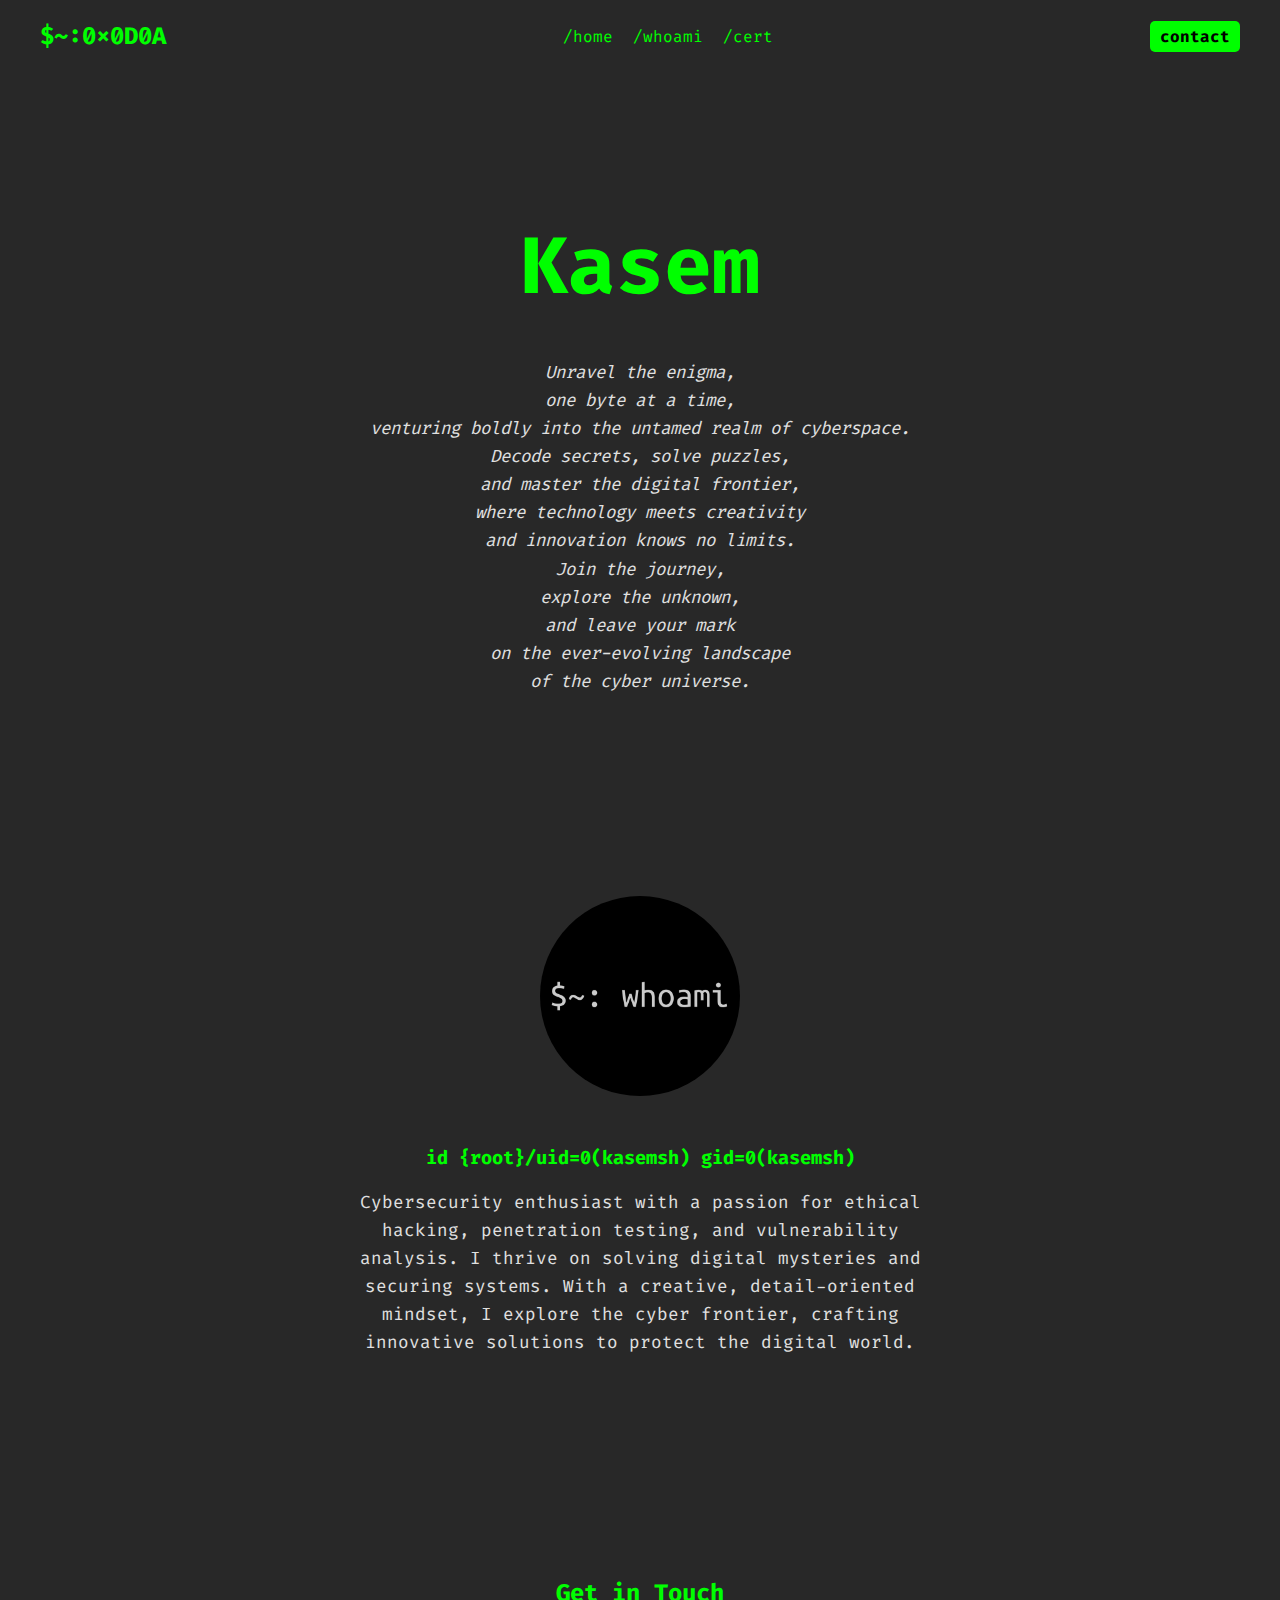
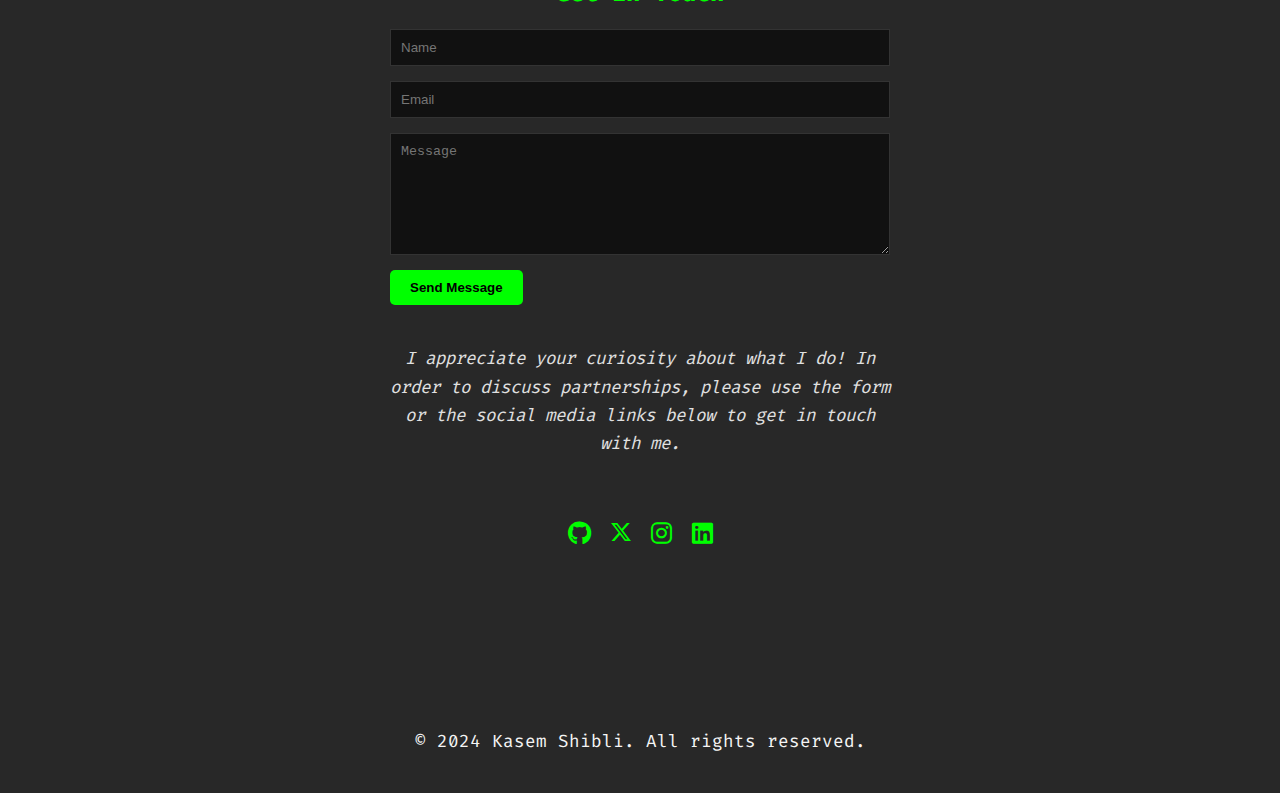
<file: index.html>
<!DOCTYPE html>
<html lang="en">
<head>
    <meta charset="UTF-8">
    <meta name="viewport" content="width=device-width, initial-scale=1.0">
    <title>Kasem Shibli</title>
    <link rel="stylesheet" href="styles.css">
    <link href="https://fonts.googleapis.com/css2?family=Fira+Code:wght@400;500&display=swap" rel="stylesheet">
    <link href="https://cdnjs.cloudflare.com/ajax/libs/font-awesome/6.4.0/css/all.min.css" rel="stylesheet">
</head>
<body>
    <header>
        <nav>
            <div class="logo"><a href=#home>$~:0x0D0A</a></div>
            <ul class="nav-links">
                <li><a href="#home">/home</a></li>
                <li><a href="#whoami">/whoami</a></li>
                <li><a href="cert.html">/cert</a></li>
            </ul>
            <a href="#contact" class="contact-button">contact</a>
            <div class="burger">
                <div class="line1"></div>
                <div class="line2"></div>
                <div class="line3"></div>
            </div>
        </nav>
    </header>

    <main>
        <section id="home" class="hero">
            <h1><span class="typing-text"></span></h1>
            <blockquote class="catchphrase">
                <p>Unravel the enigma,<br>one byte at a time,<br>venturing boldly into the untamed realm of cyberspace.<br>Decode secrets, solve puzzles,<br>and master the digital frontier,<br>where technology meets creativity<br>and innovation knows no limits.<br>Join the journey,<br>explore the unknown,<br>and leave your mark<br>on the ever-evolving landscape<br>of the cyber universe.</p>
            </blockquote>
            
        </section>

        <section id="whoami" class="whoami">
            <div class="profile">
                <img src="imgs/img.png" alt="Profile picture">
                <div class="profile-info">
                    <h3>id {root}/uid=0(kasemsh) gid=0(kasemsh)</h3>
                    <p>Cybersecurity enthusiast with a passion for ethical hacking, penetration testing, and vulnerability analysis. I thrive on solving digital mysteries and securing systems. With a creative, detail-oriented mindset, I explore the cyber frontier, crafting innovative solutions to protect the digital world.</p>
                    <div class="social-links">
                    </div>
                </div>
            </div>
        </section>

        <section id="contact" class="contact">
            <h2>Get in Touch</h2>
            <form action="https://formspree.io/f/xpwzjlzp" method="POST">
                <input type="text" name="name" placeholder="Name" required pattern="[A-Za-z\s]+">
                <input type="email" name="email" placeholder="Email" required>
                <input type="text" name="_gotcha" style="display:none">
                <textarea name="message" placeholder="Message" required></textarea>
                <input type="hidden" name="_next" value="thankyou.html">
                <button type="submit" class="submit-button">Send Message</button>
            </form>
            <div class="thank-you-message">
                <blockquote class="thank-you-message">
                    <p>I appreciate your curiosity about what I do! In order to discuss partnerships, please use the form or the social media links below to get in touch with me.</p>
                </blockquote>
                
            </div>
            <div class="social-links">
                <a href="https://github.com/kasem545" target="_blank"><i class="fab fa-github"></i></a>
                <a href="https://x.com/kasem_shibli" target="_blank"><img src="imgs/icons/x.svg", alt="x.com" width="20" height="20"></a>
                <a href="https://instagram.com/kasemsh99" target="_blank"><i class="fab fa-instagram"></i></a>
                <a href="https://www.linkedin.com/in/kasemshibli" target="_blank"><i class="fab fa-linkedin"></i></a>
            </div>
        </section>
    </main>

    <footer>
        <p>&copy; 2024 Kasem Shibli. All rights reserved.</p>
    </footer>

    <script src="main.js"></script>
    <script>
        document.querySelector("form").addEventListener("submit", function (e) {
            e.preventDefault();
        
            const form = e.target;
            const formData = new FormData(form);
        
            fetch(form.action, {
                method: form.method,
                body: formData,
                headers: {
                    'Accept': 'application/json'
                }
            }).then(response => {
                if (response.ok) {
                    alert("Thank you for your message!");
                    form.reset();
                } else {
                    alert("Oops! There was a problem submitting your form.");
                }
            });
        });
        </script>
</body>
</html>
</file>
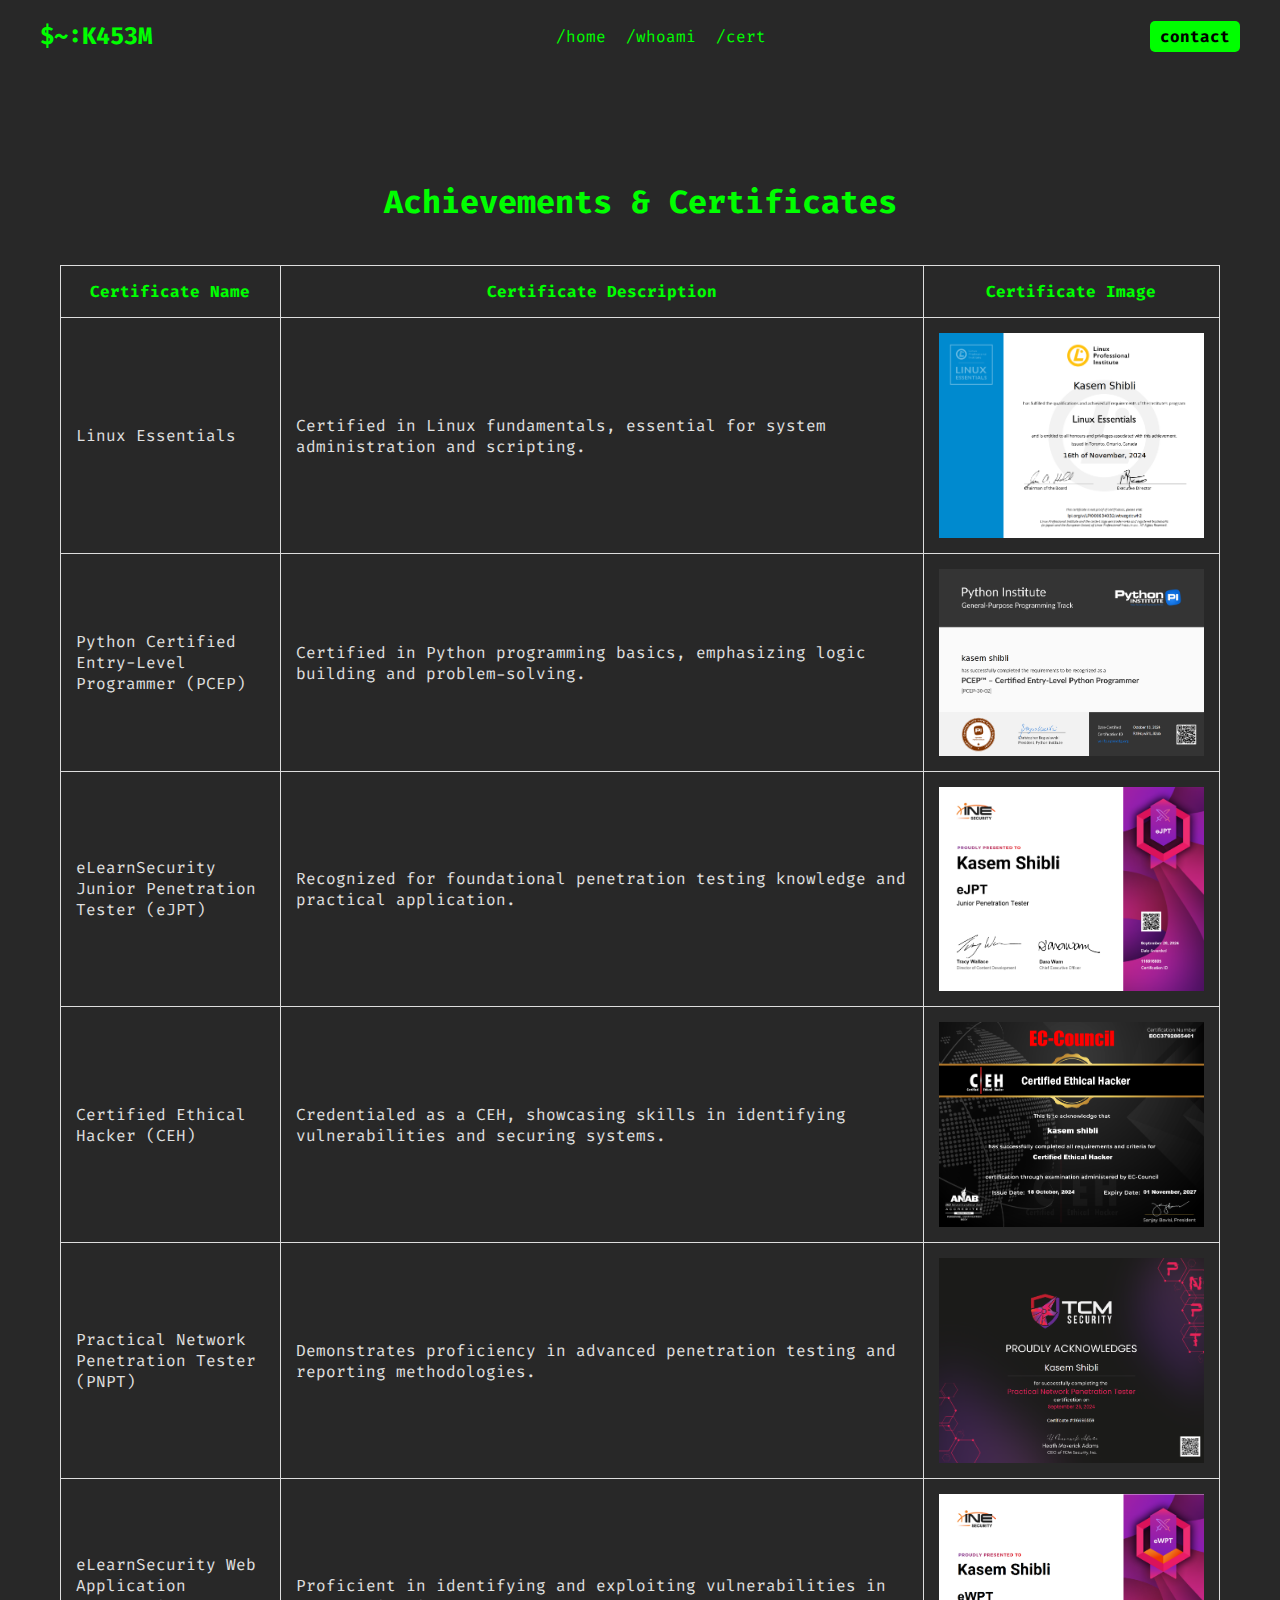
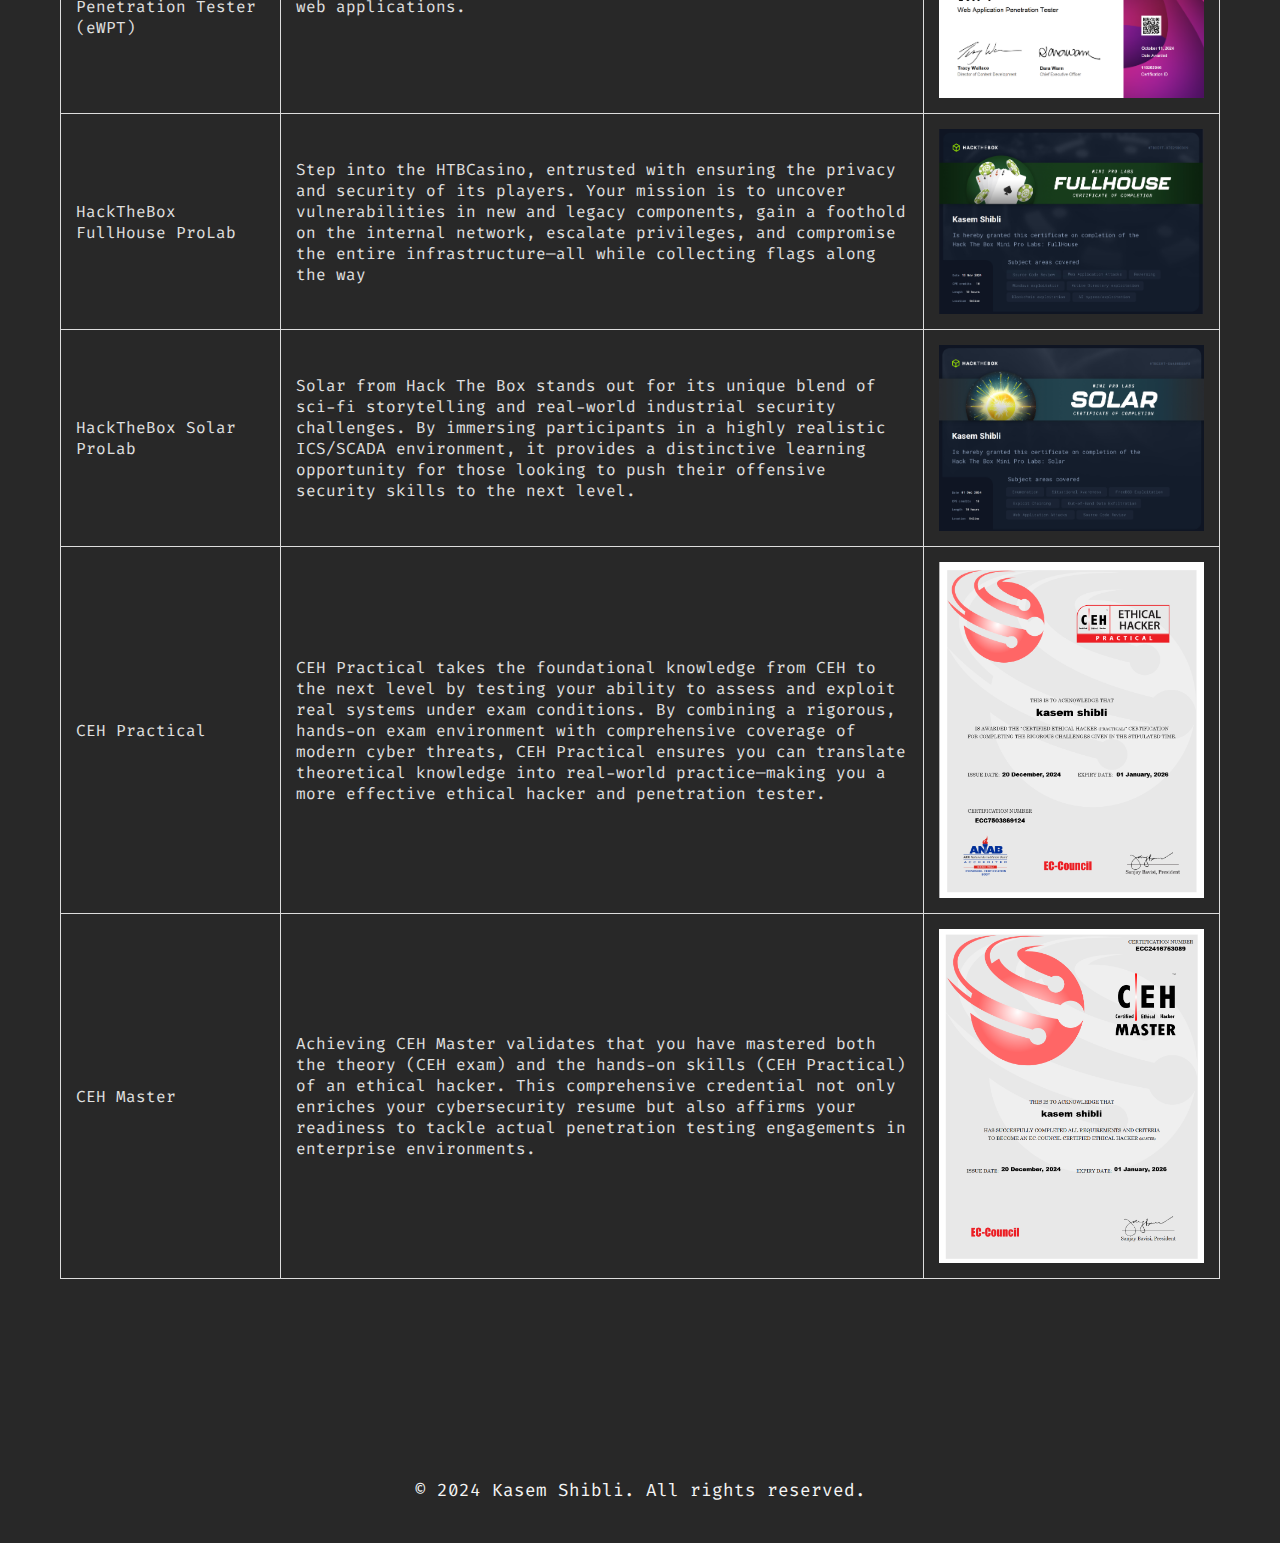
<file: cert.html>
<!DOCTYPE html>
<html lang="en">
<head>
    <meta charset="UTF-8">
    <meta name="viewport" content="width=device-width, initial-scale=1.0">
    <title>Achievements & Certificates</title>
    <link rel="stylesheet" href="styles.css">
    <link href="https://fonts.googleapis.com/css2?family=Fira+Code:wght@400;500&display=swap" rel="stylesheet">
    <link href="https://cdnjs.cloudflare.com/ajax/libs/font-awesome/6.4.0/css/all.min.css" rel="stylesheet">
</head>
<body>
    <header>
        <nav>
            <div class="logo"><a href="index.html">$~:K453M</a></div>
            <ul class="nav-links">
                <li><a href="index.html#home">/home</a></li>
                <li><a href="index.html#whoami">/whoami</a></li>
                <li><a href="cert.html">/cert</a></li>
            </ul>
            <a href="index.html#contact" class="contact-button">contact</a>
        </nav>
    </header>

    <main>
        <section id="achievements" class="achievements">
            <h1>Achievements & Certificates</h1>
            <table class="certificates-table">
                <thead>
                    <tr>
                        <th>Certificate Name</th>
                        <th>Certificate Description</th>
                        <th>Certificate Image</th>
                    </tr>
                </thead>
                <tbody>
                    <tr>
                        <td>Linux Essentials</td>
                        <td>Certified in Linux fundamentals, essential for system administration and scripting.</td>
                        <td><img src="imgs/certificates/lpi.png" alt="Linux Essentials" class="zoomable" height="80px"></td>
                    </tr>
                    <tr>
                        <td>Python Certified Entry-Level Programmer (PCEP)</td>
                        <td>Certified in Python programming basics, emphasizing logic building and problem-solving.</td>
                        <td><img src="imgs/certificates/pcep.png" alt="PCEP" class="zoomable" height="80px"></td>
                    </tr>
                    <tr>
                        <td>eLearnSecurity Junior Penetration Tester (eJPT)</td>
                        <td>Recognized for foundational penetration testing knowledge and practical application.</td>
                        <td><img src="imgs/certificates/ejpt.png" alt="eJPT" class="zoomable" height="80px"></td>
                    </tr>
                    <tr>
                        <td>Certified Ethical Hacker (CEH)</td>
                        <td>Credentialed as a CEH, showcasing skills in identifying vulnerabilities and securing systems.</td>
                        <td><img src="imgs/certificates/ceh.png" alt="CEH" class="zoomable" height="80px"></td>
                    </tr>
                    <tr>
                        <td>Practical Network Penetration Tester (PNPT)</td>
                        <td>Demonstrates proficiency in advanced penetration testing and reporting methodologies.</td>
                        <td><img src="imgs/certificates/pnpt.png" alt="PNPT" class="zoomable" height="80px"></td>
                    </tr>
                    <tr>
                        <td>eLearnSecurity Web Application Penetration Tester (eWPT)</td>
                        <td>Proficient in identifying and exploiting vulnerabilities in web applications.</td>
                        <td><img src="imgs/certificates/ewpt.png" alt="eWPT" class="zoomable" height="80px"></td>
                    </tr>
                    <tr>
                        <td>HackTheBox FullHouse ProLab</td>
                        <td>Step into the HTBCasino, entrusted with ensuring the privacy and security of its players. Your mission is to uncover vulnerabilities in new and legacy components, gain a foothold on the internal network, escalate privileges, and compromise the entire infrastructure—all while collecting flags along the way</td>
                        <td><img src="imgs/certificates/htb-fh.png" alt="HTB FullHouse" class="zoomable" height="80px"></td>
                    </tr>
                    <tr>
                        <td>HackTheBox Solar ProLab</td>
                        <td>Solar from Hack The Box stands out for its unique blend of sci-fi storytelling and real-world industrial security challenges. By immersing participants in a highly realistic ICS/SCADA environment, it provides a distinctive learning opportunity for those looking to push their offensive security skills to the next level.</td>
                        <td><img src="imgs/certificates/solar.png" alt="HTB solar" class="zoomable" height="80px"></td>
                    </tr>
                    <tr>
                        <td>CEH Practical</td>
                        <td>CEH Practical takes the foundational knowledge from CEH to the next level by testing your ability to assess and exploit real systems under exam conditions. By combining a rigorous, hands-on exam environment with comprehensive coverage of modern cyber threats, CEH Practical ensures you can translate theoretical knowledge into real-world practice—making you a more effective ethical hacker and penetration tester.</td>
                        <td><img src="imgs/certificates/CEH-Practical.png" alt="CEH Practical" class="zoomable" height="80px"></td>
                    </tr>
                    <tr>
                        <td>CEH Master</td>
                        <td>Achieving CEH Master validates that you have mastered both the theory (CEH exam) and the hands-on skills (CEH Practical) of an ethical hacker. This comprehensive credential not only enriches your cybersecurity resume but also affirms your readiness to tackle actual penetration testing engagements in enterprise environments.</td>
                        <td><img src="imgs/certificates/CEH-Master.png" alt="CEH Master" class="zoomable" height="80px"></td>
                    </tr>
                </tbody>
            </table>
        </section>
    </main>

    <!-- Modal for Image Zoom -->
    <div id="modal" class="modal">
        <span class="close">&times;</span>
        <img class="modal-content" id="modal-image">
        <div id="caption"></div>
    </div>

    <footer>
        <p>&copy; 2024 Kasem Shibli. All rights reserved.</p>
    </footer>

    <script>
        // Modal elements
        const modal = document.getElementById("modal");
        const modalImg = document.getElementById("modal-image");
        const captionText = document.getElementById("caption");
        const closeBtn = document.querySelector(".close");
    
        // Add click event to all zoomable images
        document.querySelectorAll(".zoomable").forEach((img) => {
            img.addEventListener("click", () => {
                modal.style.display = "flex"; // Use Flexbox centering
                modalImg.src = img.src;
                captionText.textContent = img.alt;
            });
        });
    
        // Close modal on close button click
        closeBtn.addEventListener("click", () => {
            modal.style.display = "none";
        });
    
        // Close modal on outside click
        modal.addEventListener("click", (event) => {
            if (event.target === modal) {
                modal.style.display = "none";
            }
        });
    </script>
<style>
/* Certificates Table */
.certificates-table {
    width: 100%;
    border-collapse: collapse;
    margin: 20px 0;
    font-size: 1em;
    text-align: left;
}

.certificates-table th,
.certificates-table td {
    border: 1px solid #ddd;
    padding: 15px;
}

.certificates-table th {
    background-color: #282828;
    color: #00ff00;
    text-align: center;
}

.certificates-table td img {
    display: block;
    margin: 0 auto;
    max-width: 100%;
    height: auto;
}

.certificates-table tr:nth-child(even) {
    background-color: #282828;
}

.certificates-table tr:hover {
    background-color: #000;
}

/* Modal styles */
.modal {
    display: none; /* Hidden by default */
    position: fixed;
    z-index: 1000;
    left: 0;
    top: 0;
    width: 100%;
    height: 100%;
    background-color: rgba(0, 0, 0, 0.9);
    justify-content: center; /* Use flex only when modal is shown */
    align-items: center;
}

.modal-content {
    max-width: 90%;
    max-height: 90%;
    border: 2px solid #00ff00;
    box-shadow: 0 4px 8px rgba(0, 255, 0, 0.2);
}

#caption {
    text-align: center;
    color: #ccc;
    padding: 10px 20px;
    font-size: 1em;
}

.close {
    position: absolute;
    top: 20px;
    right: 35px;
    color: #fff;
    font-size: 40px;
    font-weight: bold;
    cursor: pointer;
}

.close:hover,
.close:focus {
    color: #bbb;
    text-decoration: none;
    cursor: pointer;
}

/* Responsive Design for Smaller Screens */
@media (max-width: 768px) {
    .certificates-table {
        font-size: 0.9em;
    }

    .certificates-table th,
    .certificates-table td {
        padding: 10px;
    }

    .certificates-table td img {
        width: 60px; /* Adjust image size */
    }

    #caption {
        font-size: 0.9em;
    }

    .modal-content {
        max-width: 80%;
        max-height: 80%;
    }
}

@media (max-width: 480px) {
    .certificates-table {
        font-size: 0.8em;
        margin: 0;
    }

    .certificates-table th,
    .certificates-table td {
        padding: 8px;
    }

    .certificates-table td img {
        width: 50px; /* Smaller image for mobile */
    }

    /* Stack table content vertically for small devices */
    .certificates-table th,
    .certificates-table td {
        display: block;
        text-align: center;
    }

    .certificates-table th {
        font-size: 1em;
    }

    #caption {
        font-size: 0.8em;
    }

    .modal-content {
        max-width: 75%;
        max-height: 75%;
    }

    .close {
        font-size: 30px; /* Smaller close button for mobile */
    }
}
</style>

</body>
</html>
</file>
<file: styles.css>
/* scroll behavior */
html {
    scroll-behavior: smooth;
}

section {
    display: flex;
    flex-direction: column;
    align-items: center;
    justify-content: center;
    padding: 60px 20px;
}

/* more sleek */
@keyframes fadeInUp {
    from {
        opacity: 0;
        transform: translateY(20px);
    }
    to {
        opacity: 1;
        transform: translateY(0);
    }
}

.blog-item, .project-item {
    animation: fadeInUp 0.5s ease-out;
}


/* body general*/
body {
    font-family: 'Fira Code', monospace;
    background-color: #282828;
    color: #e0e0e0;
    margin: 0;
    padding: 0;
    display: flex;
    flex-direction: column;
    min-height: 100vh;
}

/* header */
header {
    position: fixed;
    top: 0;
    left: 0;
    right: 0;
    z-index: 1000;
    /* background-color: rgba(0, 0, 0, 0.9); */
    background-color: #282828;
    

}

nav {
    display: flex;
    justify-content: space-between;
    align-items: center;
    padding: 20px;
    max-width: 1200px;
    margin: 0 auto;
}

/*logo */
.logo a {
    font-size: 1.5em;
    color: #00ff00;
    font-weight: bold;
    text-decoration: none;
}

/* nav */
.nav-links {
    display: flex;
    list-style-type: none;
    margin: 0;
    padding: 0;
}

.nav-links li {
    margin-left: 20px;
}

.nav-links li a {
    color: #00ff00;
    text-decoration: none;
    transition: color 0.3s ease;
}

.nav-links li a:hover {
    color: #00cc00;
}

/* burger 🍔 */
.burger {
    display: none;
    cursor: pointer;
}

.burger div {
    width: 25px;
    height: 3px;
    background-color:#282828;
    margin: 5px;
    transition: all 0.3s ease;
}

/* main */
main {
    margin-top: 80px;
    flex: 1;
    padding: 20px;
    max-width: 1200px;
    margin-left: auto;
    margin-right: auto;
}

h1, h2, h3 {
    color: #00ff00;
}

p {
    font-size: 1.1em;
    line-height: 1.6;
}

/* sec-tions */
section {
    margin-bottom: 60px;
    text-align: center;
}

/* hero */
.hero {
    padding: 60px 0;
}

.hero h1 {
    font-size: 5em;
    margin-bottom: 20px;
}

.hero .highlight {
    color: #00ff00;
}

.cta-button {
    display: inline-block;
    background-color: #00ff00;
    color: #000000;
    padding: 10px 20px;
    text-decoration: none;
    border-radius: 5px;
    font-weight: bold;
    transition: background-color 0.3s ease;
}

.cta-button:hover {
    background-color: #00cc00;
}

/* blog/projects*/
.blog-grid, .project-grid {
    display: grid;
    grid-template-columns: repeat(auto-fit, minmax(300px, 1fr));
    gap: 30px;
    justify-items: center;
}

.blog-item, .project-item {
    background-color: #111111;
    border-radius: 5px;
    overflow: hidden;
    transition: transform 0.3s ease;
    max-width: 400px;
}

.blog-item:hover, .project-item:hover {
    transform: translateY(-5px);
}

.blog-item img, .project-item img {
    width: 100%;
    height: 200px;
    object-fit: cover;
}

.blog-item h3, .project-item h3 {
    padding: 15px;
    margin: 0;
}

.blog-item p, .project-item p {
    padding: 0 15px 15px;
}

.blog-item, .project-item {
    transition: transform 0.3s ease, box-shadow 0.3s ease;
}

.blog-item:hover, .project-item:hover {
    transform: translateY(-5px);
    box-shadow: 0 5px 15px rgba(0, 255, 0, 0.1);
}

.read-more {
    display: inline-block;
    margin: 15px;
    color: #c999ee;
    text-decoration: none;
}

.project-button {
    display: inline-block;
    margin: 15px;
    color: #c999ee;
    text-decoration: none;
}




/* whoami-section */
.profile {
    display: flex;
    flex-direction: column;
    align-items: center;
    gap: 30px;
}

.profile img {
    width: 200px;
    height: 200px;
    border-radius: 50%;
    object-fit: cover;
}

.profile-info {
    max-width: 600px;
}

/* contact */
.contact form {
    display: flex;
    flex-direction: column;
    gap: 15px;
    max-width: 500px;
    margin: 0 auto;
    width: 500px;
}

.contact form textarea {
    resize: vertical;
    min-height: 100px;
    max-height: 300px;
}

@media screen and (max-width: 768px) {
    .contact form {
        width: 90%;
    }
}

input, textarea {
    padding: 10px;
    background-color: #111111;
    border: 1px solid #333333;
    color: #f5f5f5;
}

.submit-button {
    display: inline-block;
    align-self: flex-start;
    background-color: #00ff00;
    color: #000000;
    padding: 10px 20px;
    text-decoration: none;
    border-radius: 5px;
    font-weight: bold;
    transition: background-color 0.3s ease;
    border: none;
    cursor: pointer;
}

.submit-button:hover {
    background-color: #00cc00;
}


/* footer */
footer {
    text-align: center;
    padding: 20px;
    background-color: #282828;
    color: #f5f5f5;
}

/* more responsive */
@media screen and (max-width: 768px) {
    nav {
        justify-content: space-between;
    }

    .nav-links {
        position: absolute;
        right: 0px;
        height: 92vh;
        top: 8vh;
        background-color: rgba(0, 0, 0, 0.9);
        display: flex;
        flex-direction: column;
        align-items: center;
        width: 50%;
        transform: translateX(100%);
        transition: transform 0.5s ease-in;
    }

    .nav-links li {
        opacity: 0;
    }

    .burger {
        display: block;
        background-color: #00ff00;
    }

    .contact-button {
        margin-right: 60px;
    }

    .profile {
        flex-direction: column;
        text-align: center;
    }

    .blog-grid, .project-grid {
        grid-template-columns: 1fr;
    }

    
}

.nav-active {
    transform: translateX(0%);
}


@keyframes navLinkFade {
    from {
        opacity: 0;
        transform: translateX(50px);
    }
    to {
        opacity: 1;
        transform: translateX(0px);
    }
}

.toggle .line1 {
    transform: rotate(-45deg) translate(-5px, 6px);
}

.toggle .line2 {
    opacity: 0;
}

.toggle .line3 {
    transform: rotate(45deg) translate(-5px, -6px);
}


/* view all button */
.view-all-button {
    display: inline-block;
    margin-top: 20px;
    padding: 10px 20px;
    background-color: #00ff00;
    color: #000000;
    text-decoration: none;
    border-radius: 5px;
    transition: background-color 0.3s ease;
}

.view-all-button:hover {
    background-color: #00cc00;
}

/* contact styles */
.contact-button {
    background-color: #00ff00;
    color: #000000 !important;
    padding: 5px 10px;
    border-radius: 5px;
    font-weight: bold;
    text-decoration: none;
    transition: background-color 0.3s ease;
}

.contact-button:hover {
    background-color: #00cc00;
}


/* catch phrase */
.catchphrase {
    text-align: center;
    font-style: italic;
    letter-spacing: -1.0px;
    margin: 20px 0;
}

.catchphrase p {
    margin: 0;
}

/* social links */
.social-links {
    margin-top: 20px;
    display: flex;
    justify-content: center;
    gap: 20px;
}

.social-links a {
    color: #00ff00;
    font-size: 24px;
    transition: color 0.3s ease;
}

.social-links a:hover {
    color: #00cc00;
}


/* style thankyou */
.thank-you-message {
    margin-top: 20px;
    text-align: center;
    max-width: 500px;
    font-style: italic;
    letter-spacing: -1.0px;
    margin: 20px 0;
}

.contact .social-links {
    margin-top: 20px;
}


/* blog content */
.blog-content {
    margin: 0 auto;
    max-width: 800px;
    padding: 20px;
}


.back-button {
    display: inline-block;
    margin-top: 20px;
    color: #00ff00;
    text-decoration: none;
}
</file>
